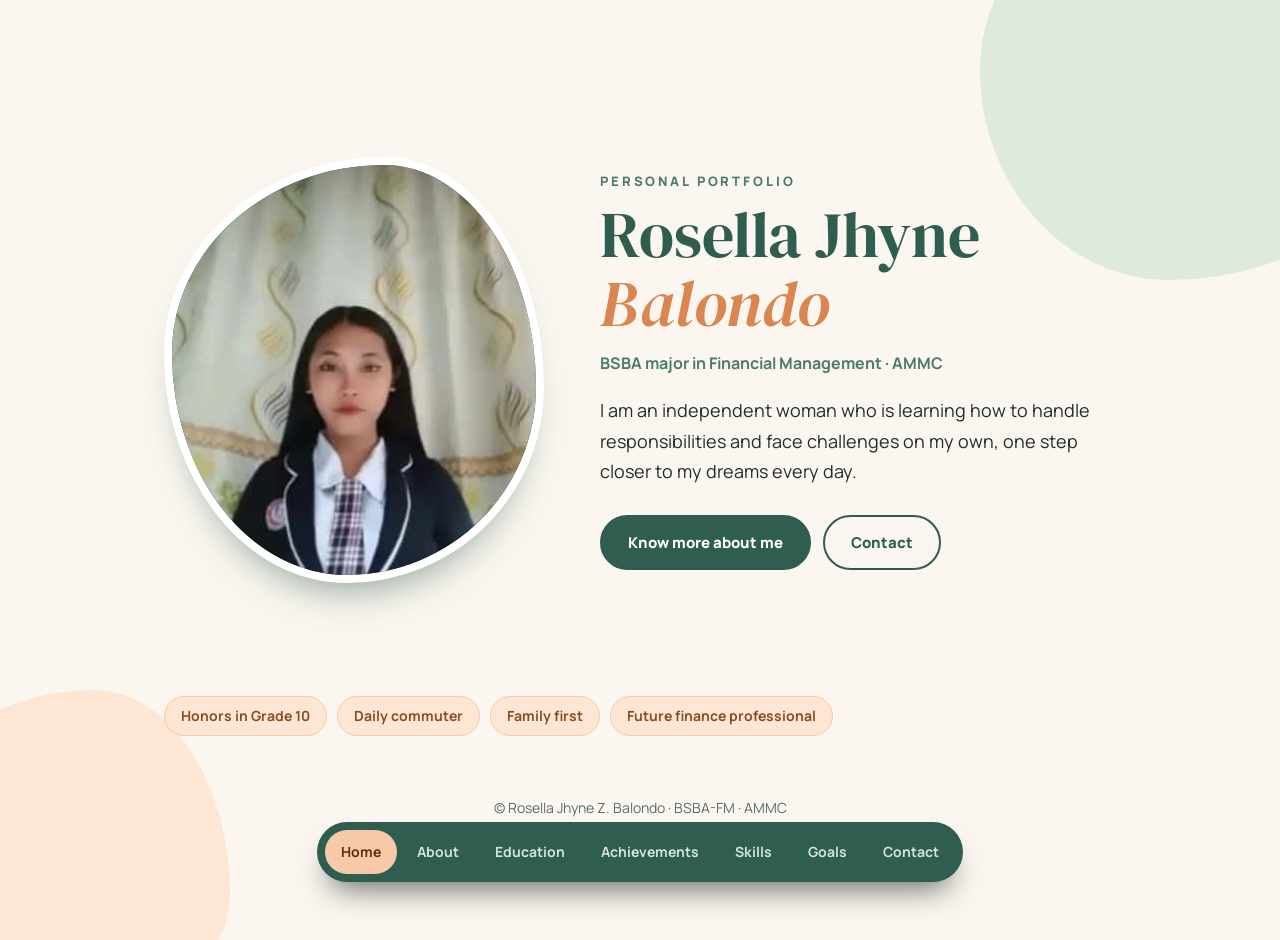
<file: index.html>
<!DOCTYPE html>
<html lang="en">
<head>
<meta charset="UTF-8">
<meta name="viewport" content="width=device-width, initial-scale=1.0">
<title>Home | Rosella Jhyne Z. Balondo</title>
<link rel="preconnect" href="https://fonts.googleapis.com">
<link rel="preconnect" href="https://fonts.gstatic.com" crossorigin>
<link href="https://fonts.googleapis.com/css2?family=DM+Serif+Display:ital@0;1&family=Manrope:wght@400;500;700;800&display=swap" rel="stylesheet">
<link rel="stylesheet" href="style.css">
</head>
<body class="home">
<div class="blobs" aria-hidden="true"><i></i><i></i></div>
<main class="page">
<section class="hero">
<div class="portrait"><span aria-hidden="true">RB</span><img src="images/profile.jpg" alt="Portrait of Rosella Jhyne Z. Balondo" onerror="this.style.display='none'"></div>
<div class="hero-text">
<p class="kicker">Personal Portfolio</p>
<h1>Rosella Jhyne <em>Balondo</em></h1>
<p class="role">BSBA major in Financial Management &middot; AMMC</p>
<p class="lead">I am an independent woman who is learning how to handle responsibilities and face challenges on my own, one step closer to my dreams every day.</p>
<div class="actions"><a class="btn fill" href="about.html">Know more about me</a><a class="btn line" href="contact.html">Contact</a></div>
</div>
</section>
<section class="chips" aria-label="Highlights"><span>Honors in Grade 10</span><span>Daily commuter</span><span>Family first</span><span>Future finance professional</span></section>
</main>
<footer><p>&copy; Rosella Jhyne Z. Balondo &middot; BSBA-FM &middot; AMMC</p></footer>
<nav class="dock" aria-label="Main"><a href="index.html" aria-current="page">Home</a><a href="about.html">About</a><a href="education.html">Education</a><a href="achievements.html">Achievements</a><a href="skills.html">Skills</a><a href="goals.html">Goals</a><a href="contact.html">Contact</a></nav>
</body>
</html>
</file>
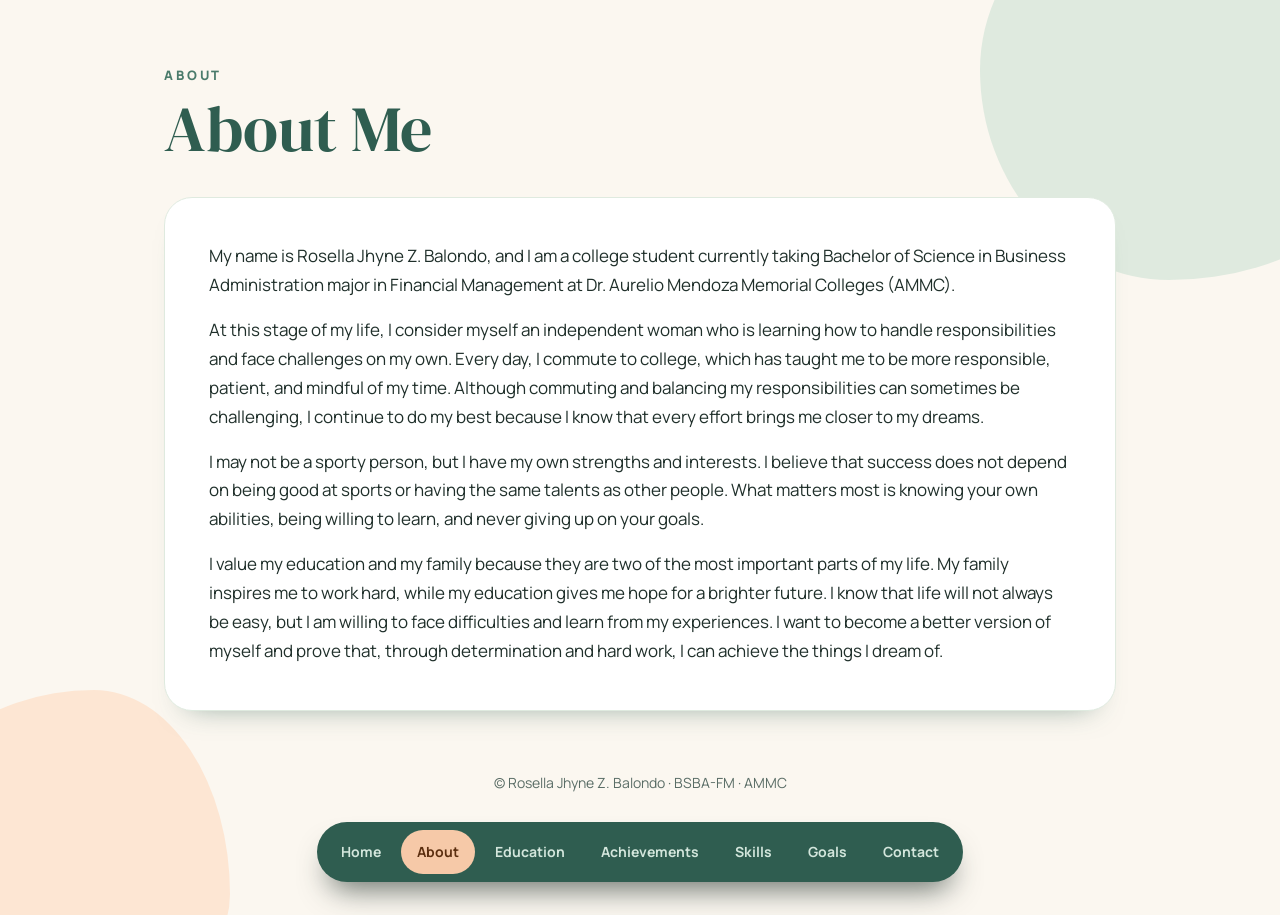
<file: about.html>
<!DOCTYPE html>
<html lang="en">
<head>
<meta charset="UTF-8">
<meta name="viewport" content="width=device-width, initial-scale=1.0">
<title>About | Rosella Jhyne Z. Balondo</title>
<link rel="preconnect" href="https://fonts.googleapis.com">
<link rel="preconnect" href="https://fonts.gstatic.com" crossorigin>
<link href="https://fonts.googleapis.com/css2?family=DM+Serif+Display:ital@0;1&family=Manrope:wght@400;500;700;800&display=swap" rel="stylesheet">
<link rel="stylesheet" href="style.css">
</head>
<body class="">
<div class="blobs" aria-hidden="true"><i></i><i></i></div>
<main class="page">
<header class="head"><p class="kicker">About</p><h1>About Me</h1></header>
<article class="note">
<p>My name is Rosella Jhyne Z. Balondo, and I am a college student currently taking Bachelor of Science in Business Administration major in Financial Management at Dr. Aurelio Mendoza Memorial Colleges (AMMC).</p>
<p>At this stage of my life, I consider myself an independent woman who is learning how to handle responsibilities and face challenges on my own. Every day, I commute to college, which has taught me to be more responsible, patient, and mindful of my time. Although commuting and balancing my responsibilities can sometimes be challenging, I continue to do my best because I know that every effort brings me closer to my dreams.</p>
<p>I may not be a sporty person, but I have my own strengths and interests. I believe that success does not depend on being good at sports or having the same talents as other people. What matters most is knowing your own abilities, being willing to learn, and never giving up on your goals.</p>
<p>I value my education and my family because they are two of the most important parts of my life. My family inspires me to work hard, while my education gives me hope for a brighter future. I know that life will not always be easy, but I am willing to face difficulties and learn from my experiences. I want to become a better version of myself and prove that, through determination and hard work, I can achieve the things I dream of.</p>
</article>
</main>
<footer><p>&copy; Rosella Jhyne Z. Balondo &middot; BSBA-FM &middot; AMMC</p></footer>
<nav class="dock" aria-label="Main"><a href="index.html">Home</a><a href="about.html" aria-current="page">About</a><a href="education.html">Education</a><a href="achievements.html">Achievements</a><a href="skills.html">Skills</a><a href="goals.html">Goals</a><a href="contact.html">Contact</a></nav>
</body>
</html>
</file>
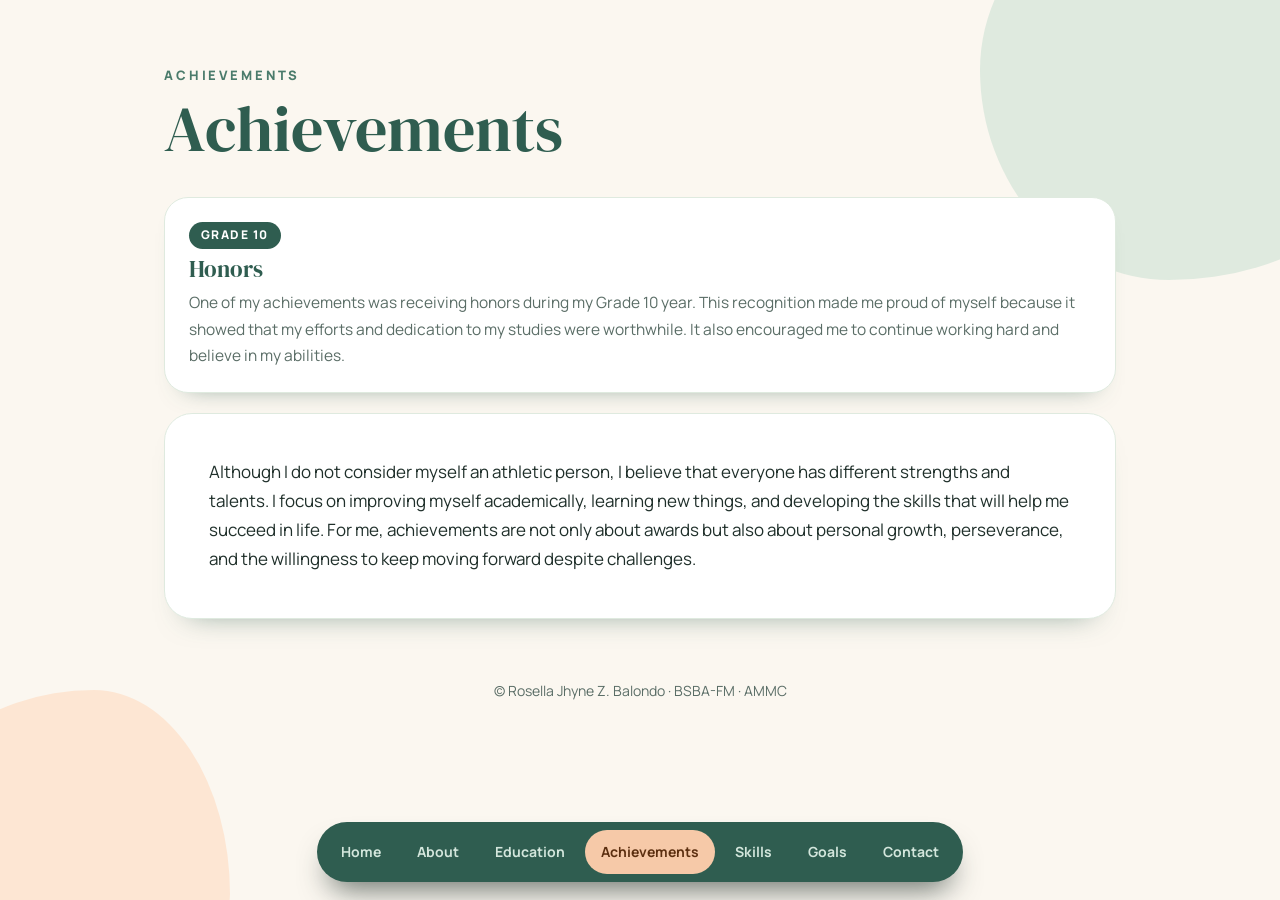
<file: achievements.html>
<!DOCTYPE html>
<html lang="en">
<head>
<meta charset="UTF-8">
<meta name="viewport" content="width=device-width, initial-scale=1.0">
<title>Achievements | Rosella Jhyne Z. Balondo</title>
<link rel="preconnect" href="https://fonts.googleapis.com">
<link rel="preconnect" href="https://fonts.gstatic.com" crossorigin>
<link href="https://fonts.googleapis.com/css2?family=DM+Serif+Display:ital@0;1&family=Manrope:wght@400;500;700;800&display=swap" rel="stylesheet">
<link rel="stylesheet" href="style.css">
</head>
<body class="">
<div class="blobs" aria-hidden="true"><i></i><i></i></div>
<main class="page">
<header class="head"><p class="kicker">Achievements</p><h1>Achievements</h1></header>
<article class="card big"><span class="tag">Grade 10</span><h2>Honors</h2><p>One of my achievements was receiving honors during my Grade 10 year. This recognition made me proud of myself because it showed that my efforts and dedication to my studies were worthwhile. It also encouraged me to continue working hard and believe in my abilities.</p></article>
<article class="note slim"><p>Although I do not consider myself an athletic person, I believe that everyone has different strengths and talents. I focus on improving myself academically, learning new things, and developing the skills that will help me succeed in life. For me, achievements are not only about awards but also about personal growth, perseverance, and the willingness to keep moving forward despite challenges.</p></article>
</main>
<footer><p>&copy; Rosella Jhyne Z. Balondo &middot; BSBA-FM &middot; AMMC</p></footer>
<nav class="dock" aria-label="Main"><a href="index.html">Home</a><a href="about.html">About</a><a href="education.html">Education</a><a href="achievements.html" aria-current="page">Achievements</a><a href="skills.html">Skills</a><a href="goals.html">Goals</a><a href="contact.html">Contact</a></nav>
</body>
</html>
</file>
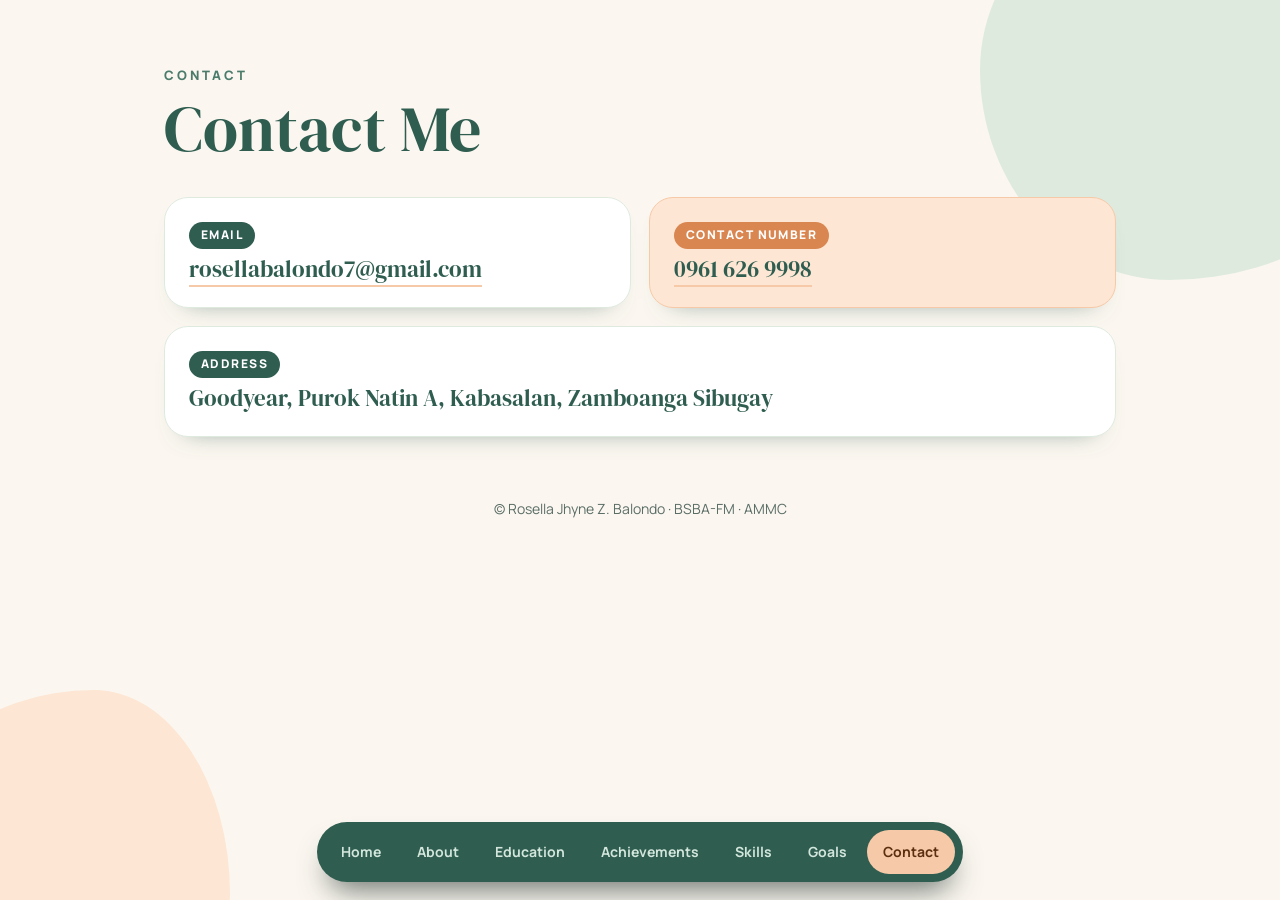
<file: contact.html>
<!DOCTYPE html>
<html lang="en">
<head>
<meta charset="UTF-8">
<meta name="viewport" content="width=device-width, initial-scale=1.0">
<title>Contact | Rosella Jhyne Z. Balondo</title>
<link rel="preconnect" href="https://fonts.googleapis.com">
<link rel="preconnect" href="https://fonts.gstatic.com" crossorigin>
<link href="https://fonts.googleapis.com/css2?family=DM+Serif+Display:ital@0;1&family=Manrope:wght@400;500;700;800&display=swap" rel="stylesheet">
<link rel="stylesheet" href="style.css">
</head>
<body class="">
<div class="blobs" aria-hidden="true"><i></i><i></i></div>
<main class="page">
<header class="head"><p class="kicker">Contact</p><h1>Contact Me</h1></header>
<div class="cols two">
<article class="card"><span class="tag">Email</span><h2><a href="mailto:rosellabalondo7@gmail.com">rosellabalondo7@gmail.com</a></h2></article>
<article class="card peach"><span class="tag">Contact number</span><h2><a href="tel:09616269998">0961 626 9998</a></h2></article>
<article class="card wide"><span class="tag">Address</span><h2>Goodyear, Purok Natin A, Kabasalan, Zamboanga Sibugay</h2></article>
</div>
</main>
<footer><p>&copy; Rosella Jhyne Z. Balondo &middot; BSBA-FM &middot; AMMC</p></footer>
<nav class="dock" aria-label="Main"><a href="index.html">Home</a><a href="about.html">About</a><a href="education.html">Education</a><a href="achievements.html">Achievements</a><a href="skills.html">Skills</a><a href="goals.html">Goals</a><a href="contact.html" aria-current="page">Contact</a></nav>
</body>
</html>
</file>
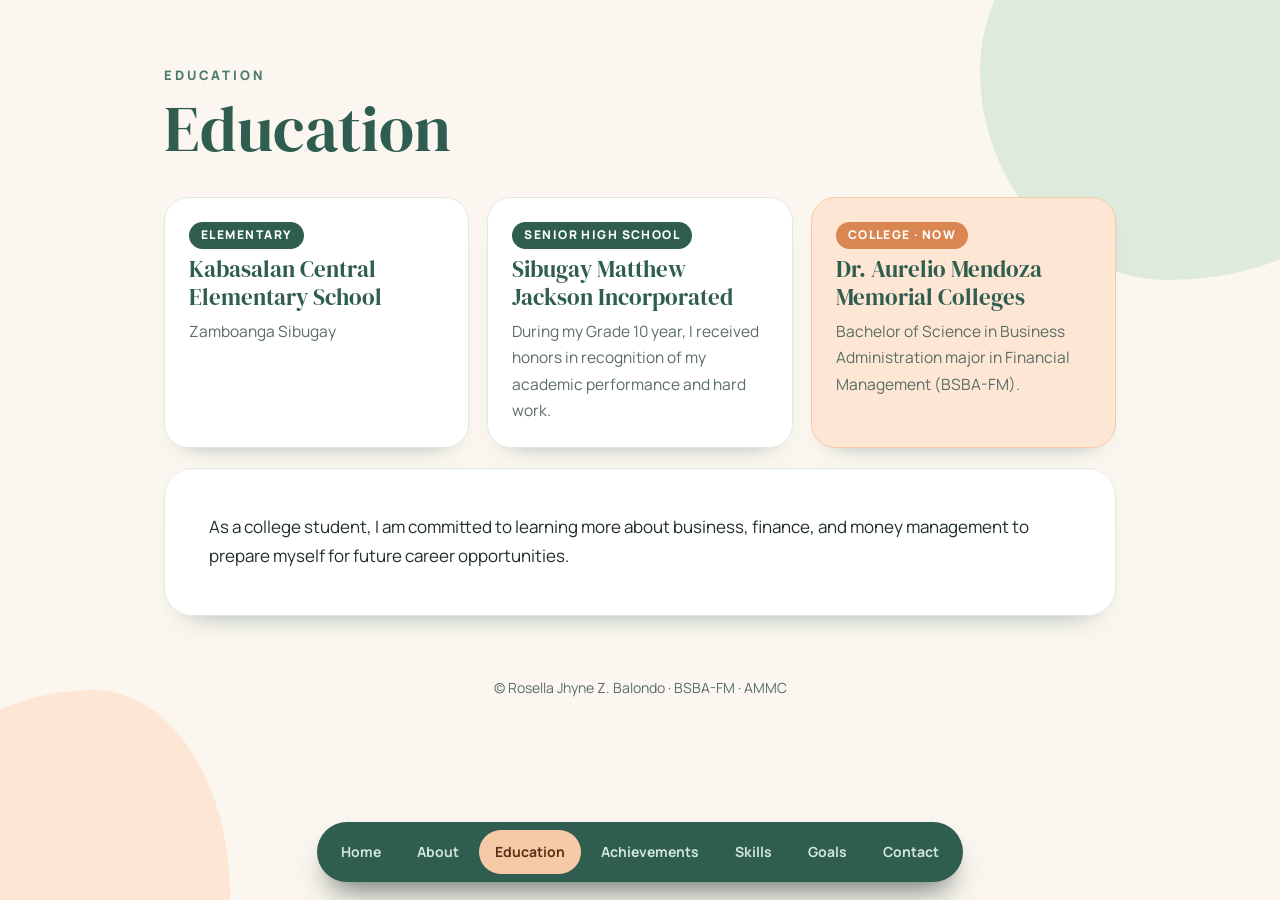
<file: education.html>
<!DOCTYPE html>
<html lang="en">
<head>
<meta charset="UTF-8">
<meta name="viewport" content="width=device-width, initial-scale=1.0">
<title>Education | Rosella Jhyne Z. Balondo</title>
<link rel="preconnect" href="https://fonts.googleapis.com">
<link rel="preconnect" href="https://fonts.gstatic.com" crossorigin>
<link href="https://fonts.googleapis.com/css2?family=DM+Serif+Display:ital@0;1&family=Manrope:wght@400;500;700;800&display=swap" rel="stylesheet">
<link rel="stylesheet" href="style.css">
</head>
<body class="">
<div class="blobs" aria-hidden="true"><i></i><i></i></div>
<main class="page">
<header class="head"><p class="kicker">Education</p><h1>Education</h1></header>
<div class="cols">
<article class="card"><span class="tag">Elementary</span><h2>Kabasalan Central Elementary School</h2><p>Zamboanga Sibugay</p></article>
<article class="card"><span class="tag">Senior High School</span><h2>Sibugay Matthew Jackson Incorporated</h2><p>During my Grade 10 year, I received honors in recognition of my academic performance and hard work.</p></article>
<article class="card peach"><span class="tag">College &middot; Now</span><h2>Dr. Aurelio Mendoza Memorial Colleges</h2><p>Bachelor of Science in Business Administration major in Financial Management (BSBA-FM).</p></article>
</div>
<article class="note slim"><p>As a college student, I am committed to learning more about business, finance, and money management to prepare myself for future career opportunities.</p></article>
</main>
<footer><p>&copy; Rosella Jhyne Z. Balondo &middot; BSBA-FM &middot; AMMC</p></footer>
<nav class="dock" aria-label="Main"><a href="index.html">Home</a><a href="about.html">About</a><a href="education.html" aria-current="page">Education</a><a href="achievements.html">Achievements</a><a href="skills.html">Skills</a><a href="goals.html">Goals</a><a href="contact.html">Contact</a></nav>
</body>
</html>
</file>
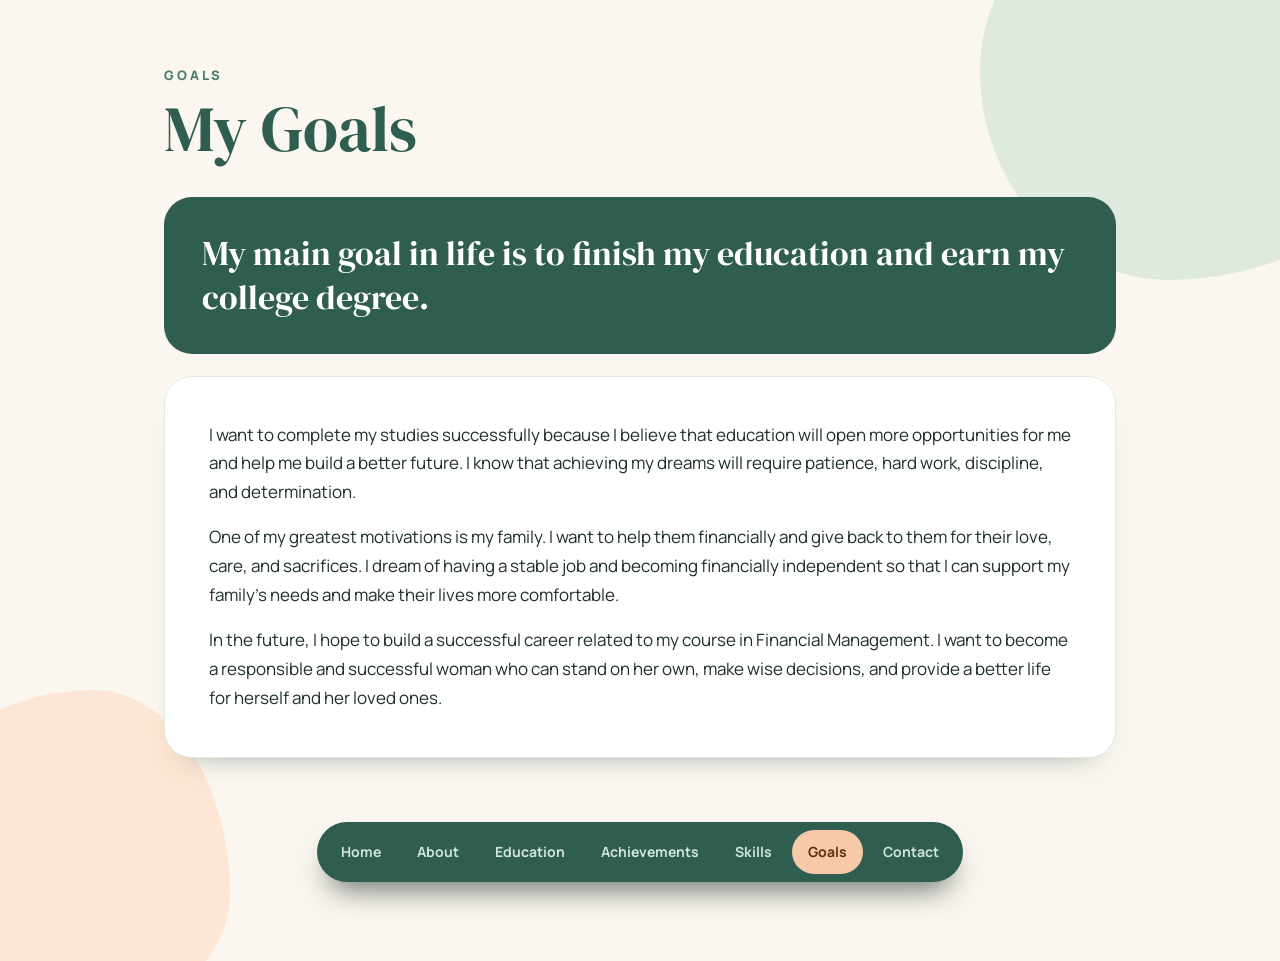
<file: goals.html>
<!DOCTYPE html>
<html lang="en">
<head>
<meta charset="UTF-8">
<meta name="viewport" content="width=device-width, initial-scale=1.0">
<title>Goals | Rosella Jhyne Z. Balondo</title>
<link rel="preconnect" href="https://fonts.googleapis.com">
<link rel="preconnect" href="https://fonts.gstatic.com" crossorigin>
<link href="https://fonts.googleapis.com/css2?family=DM+Serif+Display:ital@0;1&family=Manrope:wght@400;500;700;800&display=swap" rel="stylesheet">
<link rel="stylesheet" href="style.css">
</head>
<body class="">
<div class="blobs" aria-hidden="true"><i></i><i></i></div>
<main class="page">
<header class="head"><p class="kicker">Goals</p><h1>My Goals</h1></header>
<blockquote class="pull">My main goal in life is to finish my education and earn my college degree.</blockquote>
<article class="note">
<p>I want to complete my studies successfully because I believe that education will open more opportunities for me and help me build a better future. I know that achieving my dreams will require patience, hard work, discipline, and determination.</p>
<p>One of my greatest motivations is my family. I want to help them financially and give back to them for their love, care, and sacrifices. I dream of having a stable job and becoming financially independent so that I can support my family's needs and make their lives more comfortable.</p>
<p>In the future, I hope to build a successful career related to my course in Financial Management. I want to become a responsible and successful woman who can stand on her own, make wise decisions, and provide a better life for herself and her loved ones.</p>
</article>
</main>
<footer><p>&copy; Rosella Jhyne Z. Balondo &middot; BSBA-FM &middot; AMMC</p></footer>
<nav class="dock" aria-label="Main"><a href="index.html">Home</a><a href="about.html">About</a><a href="education.html">Education</a><a href="achievements.html">Achievements</a><a href="skills.html">Skills</a><a href="goals.html" aria-current="page">Goals</a><a href="contact.html">Contact</a></nav>
</body>
</html>
</file>
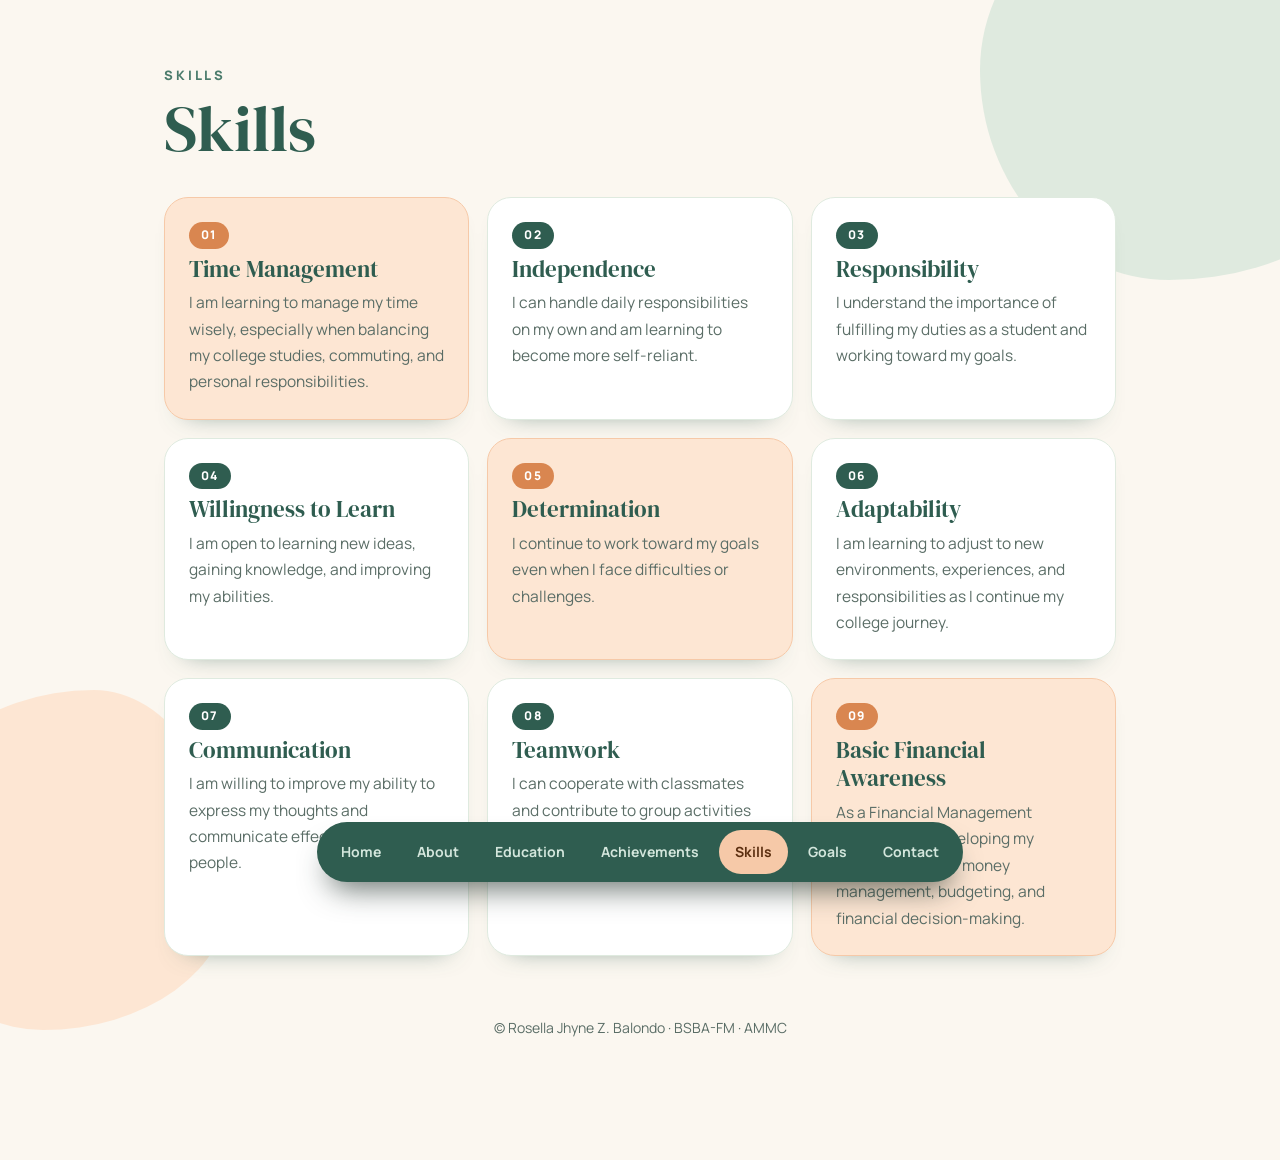
<file: skills.html>
<!DOCTYPE html>
<html lang="en">
<head>
<meta charset="UTF-8">
<meta name="viewport" content="width=device-width, initial-scale=1.0">
<title>Skills | Rosella Jhyne Z. Balondo</title>
<link rel="preconnect" href="https://fonts.googleapis.com">
<link rel="preconnect" href="https://fonts.gstatic.com" crossorigin>
<link href="https://fonts.googleapis.com/css2?family=DM+Serif+Display:ital@0;1&family=Manrope:wght@400;500;700;800&display=swap" rel="stylesheet">
<link rel="stylesheet" href="style.css">
</head>
<body class="">
<div class="blobs" aria-hidden="true"><i></i><i></i></div>
<main class="page">
<header class="head"><p class="kicker">Skills</p><h1>Skills</h1></header><div class="cols three"><article class="card peach"><span class="tag">01</span><h2>Time Management</h2><p>I am learning to manage my time wisely, especially when balancing my college studies, commuting, and personal responsibilities.</p></article><article class="card"><span class="tag">02</span><h2>Independence</h2><p>I can handle daily responsibilities on my own and am learning to become more self-reliant.</p></article><article class="card"><span class="tag">03</span><h2>Responsibility</h2><p>I understand the importance of fulfilling my duties as a student and working toward my goals.</p></article><article class="card"><span class="tag">04</span><h2>Willingness to Learn</h2><p>I am open to learning new ideas, gaining knowledge, and improving my abilities.</p></article><article class="card peach"><span class="tag">05</span><h2>Determination</h2><p>I continue to work toward my goals even when I face difficulties or challenges.</p></article><article class="card"><span class="tag">06</span><h2>Adaptability</h2><p>I am learning to adjust to new environments, experiences, and responsibilities as I continue my college journey.</p></article><article class="card"><span class="tag">07</span><h2>Communication</h2><p>I am willing to improve my ability to express my thoughts and communicate effectively with other people.</p></article><article class="card"><span class="tag">08</span><h2>Teamwork</h2><p>I can cooperate with classmates and contribute to group activities and school projects.</p></article><article class="card peach"><span class="tag">09</span><h2>Basic Financial Awareness</h2><p>As a Financial Management student, I am developing my understanding of money management, budgeting, and financial decision-making.</p></article></div>
</main>
<footer><p>&copy; Rosella Jhyne Z. Balondo &middot; BSBA-FM &middot; AMMC</p></footer>
<nav class="dock" aria-label="Main"><a href="index.html">Home</a><a href="about.html">About</a><a href="education.html">Education</a><a href="achievements.html">Achievements</a><a href="skills.html" aria-current="page">Skills</a><a href="goals.html">Goals</a><a href="contact.html">Contact</a></nav>
</body>
</html>
</file>
<file: style.css>
:root{--sage:#2f5d50;--sage2:#4a7b6b;--mist:#dfeadf;--peach:#f6c9a8;--peach2:#fde6d3;--cream:#fbf7f0;--ink:#1f2f2a;--muted:#5a6d66}
*{box-sizing:border-box}
html{scroll-behavior:smooth}
body{margin:0;min-height:100vh;position:relative;overflow-x:hidden;background:var(--cream);color:var(--ink);font-family:"Manrope",system-ui,-apple-system,"Segoe UI",Arial,sans-serif;line-height:1.7}
a{color:inherit}
a:focus-visible{outline:3px solid var(--sage);outline-offset:3px;border-radius:8px}
.blobs i{position:fixed;z-index:0;border-radius:60% 40% 55% 45%/50% 60% 40% 50%;pointer-events:none}
.blobs i:nth-child(1){width:420px;height:420px;background:var(--mist);top:-140px;right:-120px}
.blobs i:nth-child(2){width:340px;height:340px;background:var(--peach2);bottom:-130px;left:-110px}
.page{position:relative;z-index:1;max-width:1000px;margin:0 auto;padding:64px 24px 150px}
.kicker{margin:0 0 8px;font-weight:800;font-size:13px;letter-spacing:.22em;text-transform:uppercase;color:var(--sage2)}
h1{margin:0;font-family:"DM Serif Display",Georgia,serif;font-weight:400;font-size:clamp(38px,6vw,64px);line-height:1.08;color:var(--sage)}
h1 em{color:#d98650}
.head{margin-bottom:34px}
.hero{display:grid;grid-template-columns:380px 1fr;gap:56px;align-items:center;min-height:68vh}
.portrait{position:relative;width:100%;aspect-ratio:1/1.12;border-radius:58% 42% 52% 48%/46% 54% 46% 54%;overflow:hidden;background:var(--sage);border:8px solid #fff;box-shadow:0 26px 40px -22px rgba(47,93,80,.6);display:grid;place-items:center}
.portrait span{font-family:"DM Serif Display",Georgia,serif;font-size:86px;color:var(--peach)}
.portrait img{position:absolute;inset:0;width:100%;height:100%;object-fit:cover;object-position:50% 25%}
.role{margin:12px 0 18px;font-weight:700;color:var(--sage2)}
.lead{margin:0 0 28px;font-size:18px;max-width:520px}
.actions{display:flex;gap:12px;flex-wrap:wrap}
.btn{display:inline-block;padding:13px 26px;border-radius:999px;text-decoration:none;font-weight:800;font-size:15px;border:2px solid var(--sage);transition:transform .15s}
.btn:hover{transform:translateY(-2px)}
.btn.fill{background:var(--sage);color:#fff}
.btn.line{color:var(--sage)}
.chips{display:flex;flex-wrap:wrap;gap:10px;margin-top:20px}
.chips span{background:var(--peach2);border:1px solid var(--peach);color:#8a4d22;font-weight:700;font-size:14px;padding:7px 16px;border-radius:999px}
.note{background:#fff;border:1px solid var(--mist);border-radius:28px;padding:clamp(24px,4vw,44px);box-shadow:0 18px 30px -24px rgba(47,93,80,.6)}
.note p{margin:0 0 16px;font-size:17px}.note p:last-child{margin:0}
.note.slim{margin-top:20px}
.cols{display:grid;grid-template-columns:repeat(3,1fr);gap:18px}
.cols.two{grid-template-columns:repeat(2,1fr)}
.cols.three{grid-template-columns:repeat(3,1fr)}
.card{background:#fff;border:1px solid var(--mist);border-radius:24px;padding:24px;display:flex;flex-direction:column;gap:6px;box-shadow:0 14px 26px -22px rgba(47,93,80,.7)}
.card.peach{background:var(--peach2);border-color:var(--peach)}
.card.big{margin-bottom:0}
.card.wide{grid-column:1/-1}
.card h2{margin:0;font-family:"DM Serif Display",Georgia,serif;font-weight:400;font-size:23px;line-height:1.25;color:var(--sage)}
.card p{margin:0;color:var(--muted);font-size:15.5px}
.card h2 a{text-decoration:none;border-bottom:2px solid var(--peach);word-break:break-all}
.tag{align-self:flex-start;background:var(--sage);color:#fff;font-size:12px;font-weight:800;letter-spacing:.12em;text-transform:uppercase;padding:3px 12px;border-radius:999px}
.card.peach .tag{background:#d98650}
.pull{margin:0 0 22px;background:var(--sage);color:#fff;border-radius:28px;padding:34px 38px;font-family:"DM Serif Display",Georgia,serif;font-size:clamp(24px,3.4vw,34px);line-height:1.3}
footer{position:relative;z-index:1;text-align:center;color:var(--muted);font-size:14px;padding:0 20px 120px;margin-top:-90px}
footer p{margin:0}
.dock{position:fixed;z-index:10;left:50%;bottom:18px;transform:translateX(-50%);display:flex;gap:4px;background:var(--sage);padding:8px;border-radius:999px;box-shadow:0 18px 30px -12px rgba(31,47,42,.7);max-width:calc(100% - 24px)}
.dock a{text-decoration:none;color:#d3e6dc;font-weight:700;font-size:14px;padding:10px 16px;border-radius:999px;white-space:nowrap}
.dock a:hover{background:var(--sage2);color:#fff}
.dock a[aria-current="page"]{background:var(--peach);color:#5c2f10}
@media (max-width:860px){
.hero{grid-template-columns:1fr;gap:32px;min-height:0;text-align:center}
.portrait{max-width:280px;margin:0 auto}
.lead{margin-left:auto;margin-right:auto}
.actions,.chips{justify-content:center}
.cols,.cols.three,.cols.two{grid-template-columns:1fr}
.dock{overflow-x:auto;justify-content:flex-start;border-radius:22px}
.dock a{padding:10px 13px;font-size:13px}
}
@media (prefers-reduced-motion:reduce){html{scroll-behavior:auto}.btn{transition:none}}
</file>
